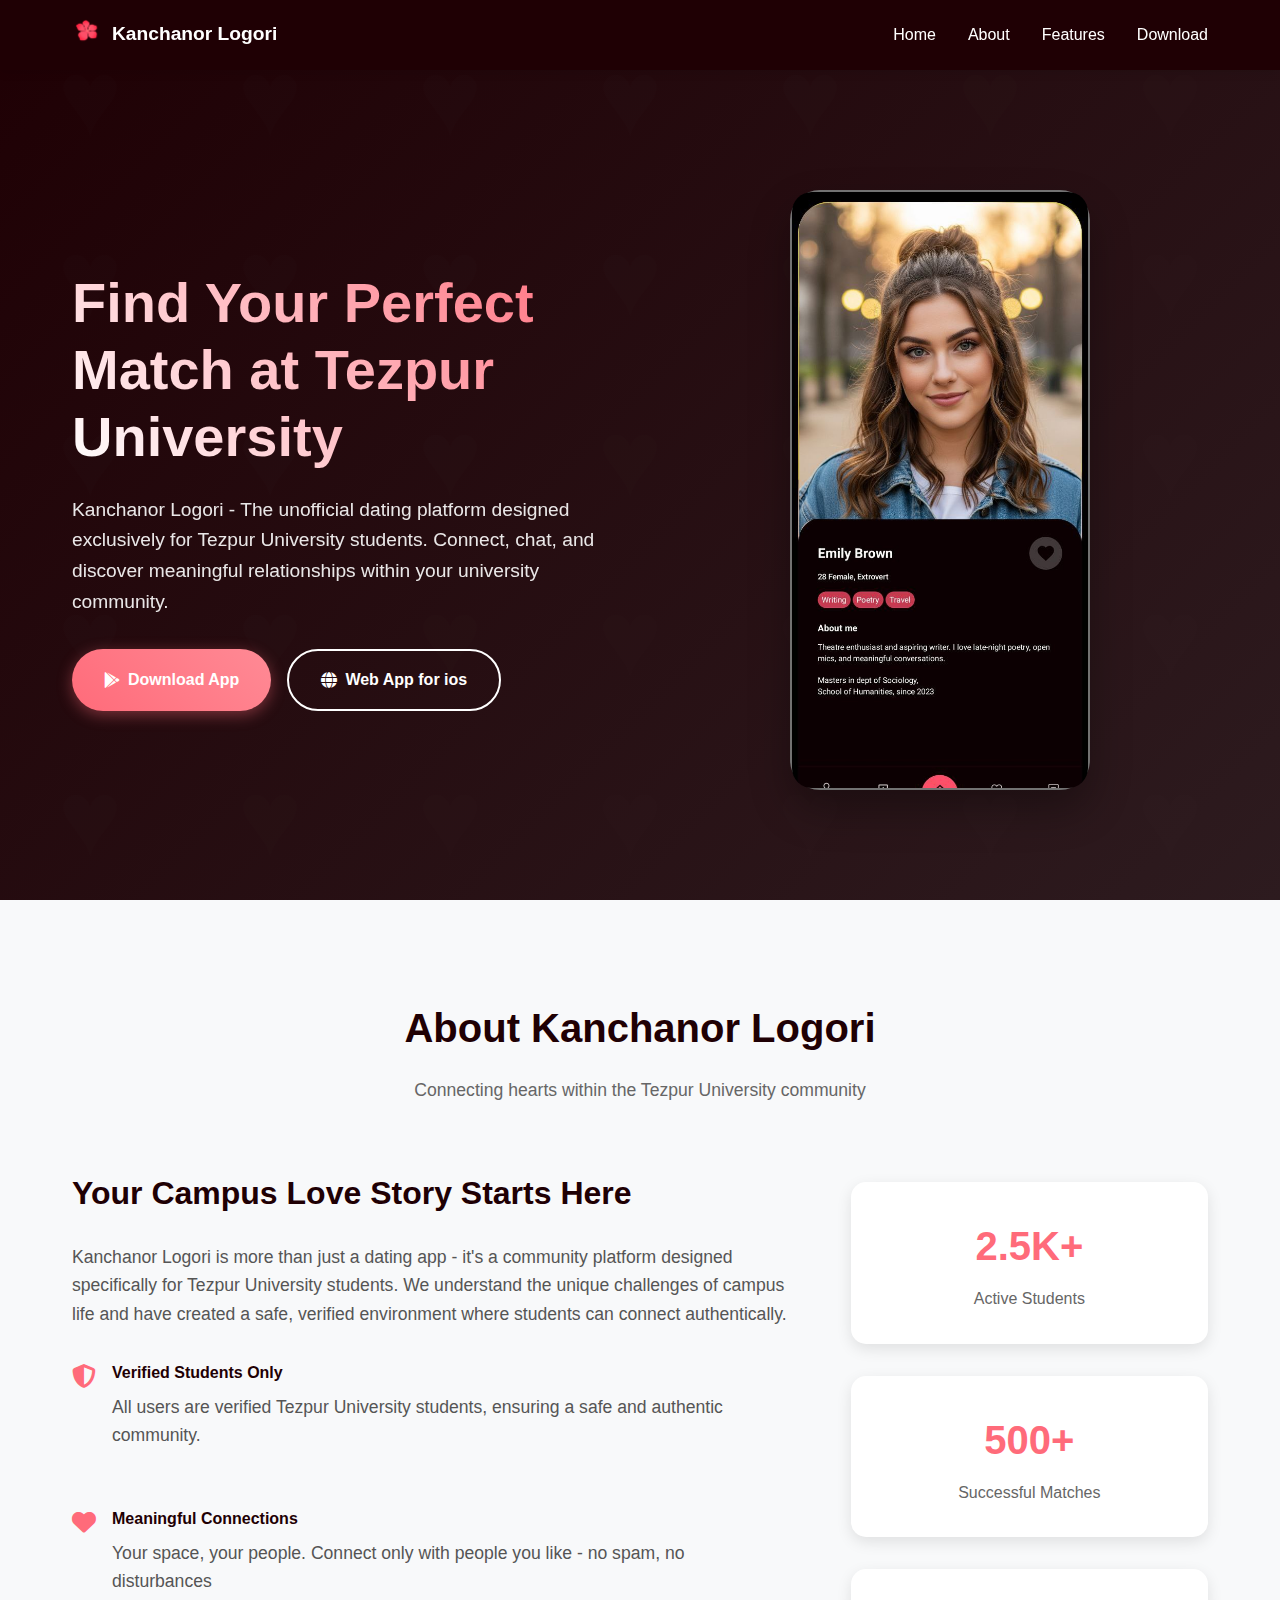
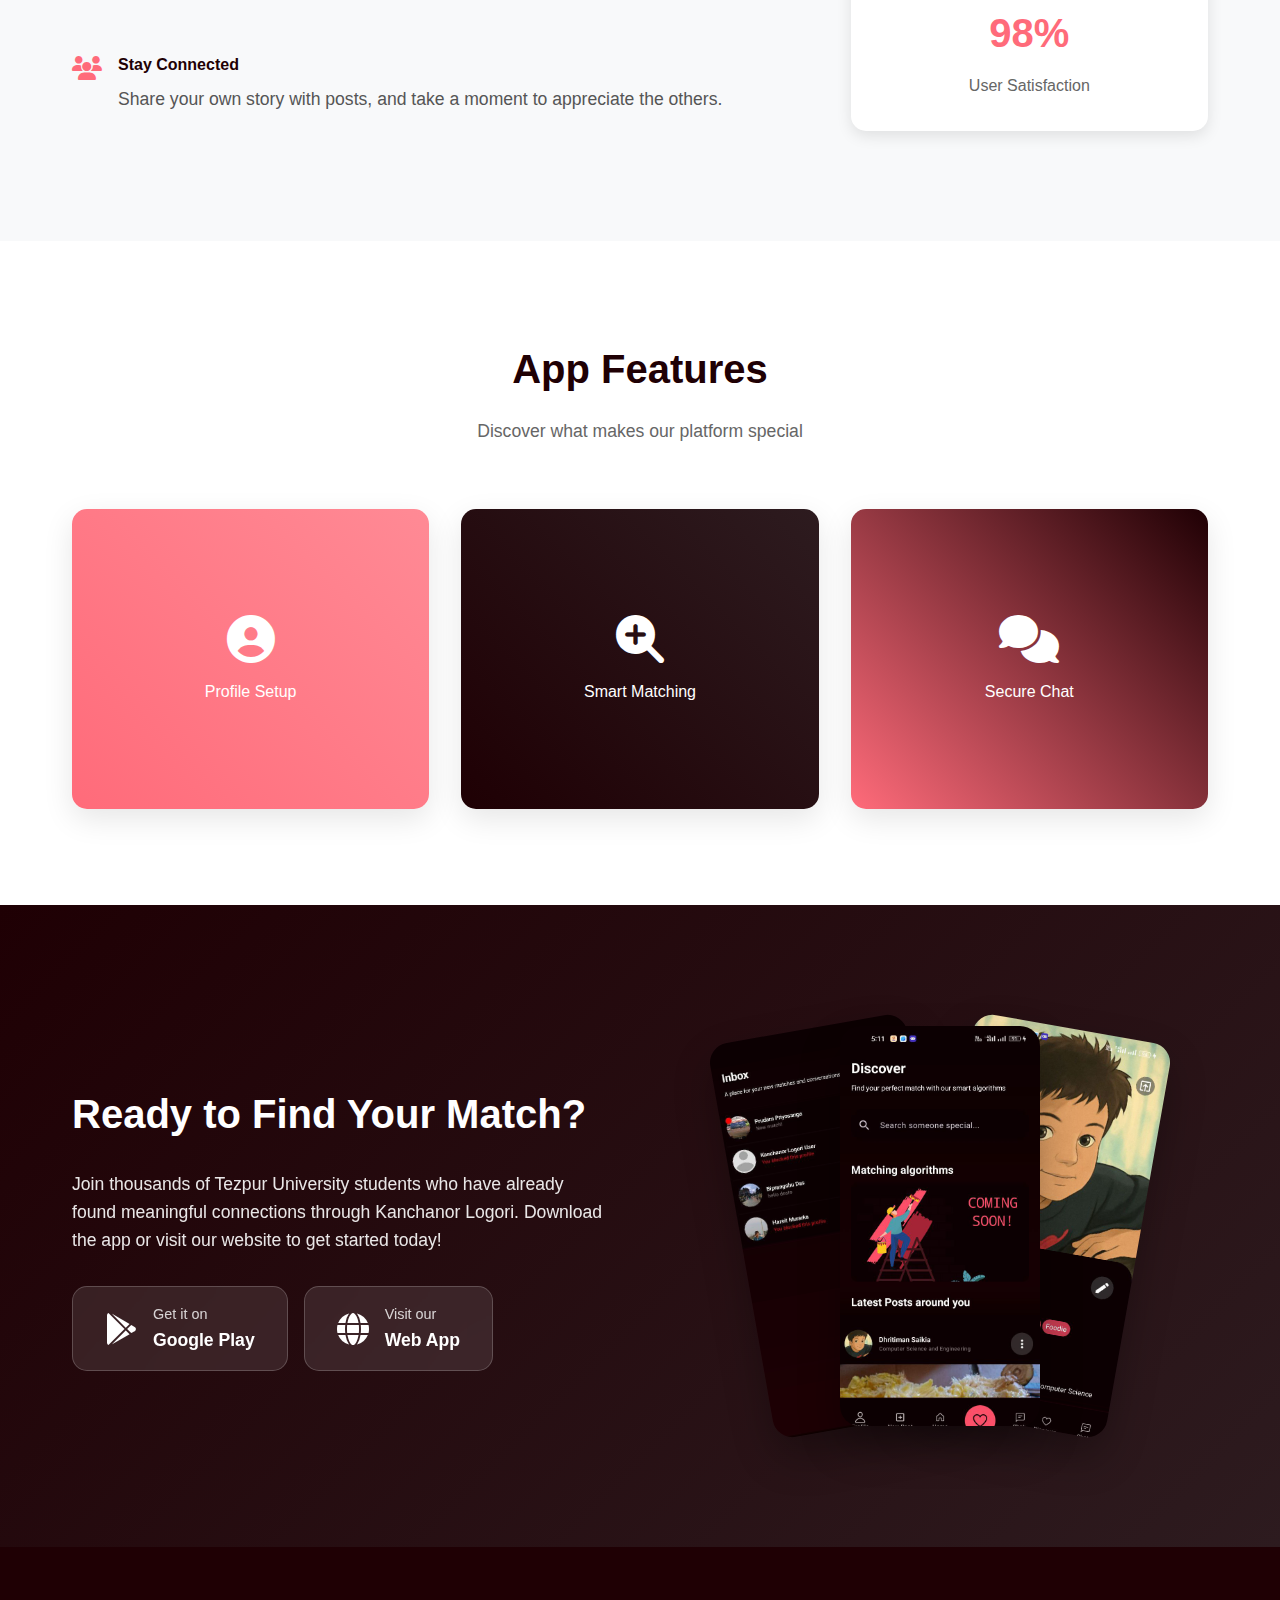
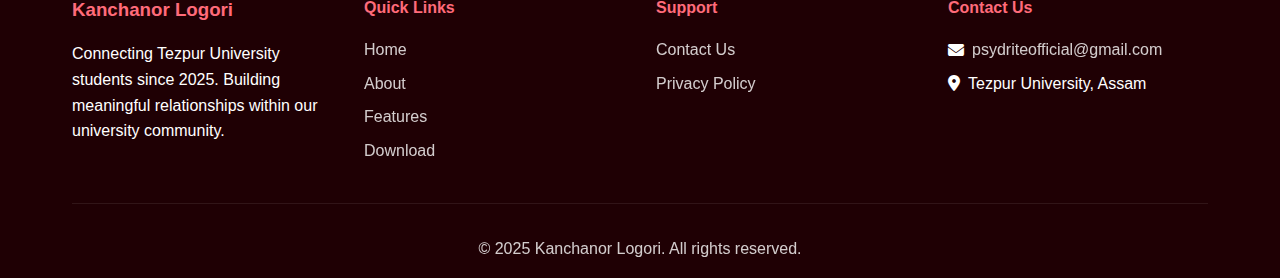
<file: index.html>
<!DOCTYPE html>
<html lang="en">
<head>
    <meta charset="UTF-8">
    <meta name="viewport" content="width=device-width, initial-scale=1.0">
    <meta name="description" content="Kanchanor Logori - Unofficial Dating Platform for Tezpur University. Connect with fellow students and find meaningful relationships.">
    <title>Kanchanor Logori - Dating Platform for Tezpur University</title>
    <link rel="stylesheet" href="https://cdnjs.cloudflare.com/ajax/libs/font-awesome/6.4.0/css/all.min.css">
    <link rel="shortcut icon" href="logo.png" type="image/x-icon">
    <style>
        * {
            margin: 0;
            padding: 0;
            box-sizing: border-box;
        }

        html {
            scroll-behavior: smooth;
        }

        body {
            font-family: 'Arial', sans-serif;
            line-height: 1.6;
            color: #333;
            overflow-x: hidden;
        }

        /* Header */
        .navbar {
            background: #1f0004;
            padding: 1rem 0;
            position: fixed;
            width: 100%;
            top: 0;
            z-index: 1000;
            box-shadow: 0 2px 10px rgba(0,0,0,0.1);
        }

        .nav-container {
            max-width: 1200px;
            margin: 0 auto;
            display: flex;
            justify-content: space-between;
            align-items: center;
            padding: 0 2rem;
        }

        .nav-logo {
            display: flex;
            align-items: center;
            gap: 10px;
            color: white;
        }

        .nav-logo img {
            width: 30px;
            height: 30px;
            object-fit: contain;
        }

        .nav-logo h2 {
            font-size: 1.2rem;
            font-weight: 600;
        }

        .nav-menu {
            display: flex;
            gap: 2rem;
        }

        .nav-link {
            color: white;
            text-decoration: none;
            font-weight: 500;
            transition: color 0.3s ease;
        }

        .nav-link:hover {
            color: #ff6b7a;
        }

        .hamburger {
            display: none;
            flex-direction: column;
            cursor: pointer;
        }

        .hamburger span {
            width: 25px;
            height: 3px;
            background: white;
            margin: 3px 0;
            transition: 0.3s;
        }
        
        /* Note: JavaScript would be needed to make the hamburger menu functional. */


        /* Hero Section */
        .hero {
            background: linear-gradient(135deg, #1f0004 0%, #2d1b1f 100%);
            color: white;
            min-height: 100vh;
            display: flex;
            align-items: center;
            position: relative;
            overflow: hidden;
            /* FIX: Added padding-top to prevent content from hiding under the fixed navbar */
            padding-top: 80px; 
        }

        .hero::before {
            content: '';
            position: absolute;
            top: 0;
            left: 0;
            right: 0;
            bottom: 0;
            background: url('data:image/svg+xml,<svg xmlns="http://www.w3.org/2000/svg" viewBox="0 0 100 100"><defs><pattern id="hearts" x="0" y="0" width="20" height="20" patternUnits="userSpaceOnUse"><text x="10" y="15" text-anchor="middle" fill="%23ffffff10" font-size="12">♥</text></pattern></defs><rect width="100" height="100" fill="url(%23hearts)"/></svg>');
            opacity: 0.1;
        }

        .hero-container {
            max-width: 1200px;
            margin: 0 auto;
            padding: 0 2rem;
            display: grid;
            grid-template-columns: 1fr 1fr;
            gap: 4rem;
            align-items: center;
            position: relative;
            z-index: 2;
        }

        .hero-content h1 {
            font-size: 3.5rem;
            font-weight: 700;
            line-height: 1.2;
            margin-bottom: 1.5rem;
            background: linear-gradient(45deg, #ffffff, #ff6b7a);
            -webkit-background-clip: text;
            -webkit-text-fill-color: transparent;
            background-clip: text;
        }

        .hero-subtitle {
            font-size: 1.2rem;
            margin-bottom: 2rem;
            opacity: 0.9;
        }

        .hero-buttons {
            display: flex;
            gap: 1rem;
            flex-wrap: wrap;
        }

        .btn {
            display: inline-flex;
            align-items: center;
            gap: 0.5rem;
            padding: 1rem 2rem;
            border-radius: 50px;
            text-decoration: none;
            font-weight: 600;
            transition: all 0.3s ease;
            transform: translateY(0);
        }

        .btn-primary {
            background: linear-gradient(45deg, #ff6b7a, #ff8a95);
            color: white;
            box-shadow: 0 4px 15px rgba(255, 107, 122, 0.4);
        }

        .btn-primary:hover {
            transform: translateY(-3px);
            box-shadow: 0 8px 25px rgba(255, 107, 122, 0.6);
        }

        .btn-secondary {
            background: transparent;
            color: white;
            border: 2px solid white;
        }

        .btn-secondary:hover {
            background: white;
            color: #1f0004;
            transform: translateY(-3px);
        }

        .hero-image {
            display: flex;
            justify-content: center;
            align-items: center;
        }

        .phone-mockup {
            position: relative;
            width: 300px;
            height: 600px;
            background: #727272;
            border-radius: 30px;
            padding: 2px;
            box-shadow: 0 20px 40px rgba(0,0,0,0.3);
            animation: float 6s ease-in-out infinite;
        }

        .phone-screen {
            width: 100%;
            height: 100%;
            border-radius: 20px;
            object-fit: cover;
        }

        @keyframes float {
            0%, 100% { transform: translateY(0px); }
            50% { transform: translateY(-20px); }
        }

        /* About Section */
        .about {
            padding: 6rem 0;
            background: #f8f9fa;
        }

        .container {
            max-width: 1200px;
            margin: 0 auto;
            padding: 0 2rem;
        }

        .section-header {
            text-align: center;
            margin-bottom: 4rem;
        }

        .section-title {
            font-size: 2.5rem;
            color: #1f0004;
            margin-bottom: 1rem;
        }

        .section-subtitle {
            font-size: 1.1rem;
            color: #666;
        }

        .about-content {
            display: grid;
            grid-template-columns: 2fr 1fr;
            gap: 4rem;
            align-items: center;
        }

        .about-text h3 {
            font-size: 2rem;
            color: #1f0004;
            margin-bottom: 1.5rem;
        }

        .about-text p {
            font-size: 1.1rem;
            margin-bottom: 2rem;
            color: #555;
        }

        .about-features {
            display: flex;
            flex-direction: column;
            gap: 1.5rem;
        }

        .feature-item {
            display: flex;
            align-items: flex-start;
            gap: 1rem;
        }

        .feature-item i {
            font-size: 1.5rem;
            color: #ff6b7a;
            margin-top: 0.25rem;
        }

        .feature-item h4 {
            color: #1f0004;
            margin-bottom: 0.5rem;
        }

        .about-stats {
            display: flex;
            flex-direction: column;
            gap: 2rem;
        }

        .stat-item {
            text-align: center;
            padding: 2rem;
            background: white;
            border-radius: 15px;
            box-shadow: 0 5px 15px rgba(0,0,0,0.1);
        }

        .stat-number {
            font-size: 2.5rem;
            font-weight: 700;
            color: #ff6b7a;
            margin-bottom: 0.5rem;
        }

        .stat-label {
            color: #666;
            font-weight: 500;
        }

        /* Features Section */
        .features {
            padding: 6rem 0;
            background: white;
        }

        .screenshots-gallery {
            display: grid;
            grid-template-columns: repeat(auto-fit, minmax(300px, 1fr));
            gap: 2rem;
        }

        .screenshot-item {
            position: relative;
            border-radius: 15px;
            overflow: hidden;
            box-shadow: 0 10px 30px rgba(0,0,0,0.1);
            transition: transform 0.3s ease;
        }

        .screenshot-item:hover {
            transform: translateY(-10px);
        }

        .screenshot {
            width: 100%;
            height: 300px;
            object-fit: cover;
        }

        .screenshot-overlay {
            position: absolute;
            bottom: 0;
            left: 0;
            right: 0;
            background: linear-gradient(transparent, rgba(31, 0, 4, 0.9));
            color: white;
            padding: 2rem;
            transform: translateY(100%);
            transition: transform 0.3s ease;
        }

        .screenshot-item:hover .screenshot-overlay {
            transform: translateY(0);
        }

        .screenshot-overlay h4 {
            font-size: 1.2rem;
            margin-bottom: 0.5rem;
        }

        /* Download Section */
        .download {
            padding: 6rem 0;
            background: linear-gradient(135deg, #1f0004 0%, #2d1b1f 100%);
            color: white;
        }

        .download-content {
            display: grid;
            grid-template-columns: 1fr 1fr;
            gap: 4rem;
            align-items: center;
        }

        .download-text h2 {
            font-size: 2.5rem;
            margin-bottom: 1.5rem;
        }

        .download-text p {
            font-size: 1.1rem;
            margin-bottom: 2rem;
            opacity: 0.9;
        }

        .download-buttons {
            display: flex;
            gap: 1rem;
            flex-wrap: wrap;
        }

        .download-btn {
            display: flex;
            align-items: center;
            gap: 1rem;
            padding: 1rem 2rem;
            background: rgba(255, 255, 255, 0.1);
            border: 1px solid rgba(255, 255, 255, 0.2);
            border-radius: 15px;
            color: white;
            text-decoration: none;
            transition: all 0.3s ease;
            backdrop-filter: blur(10px);
        }

        .download-btn:hover {
            background: rgba(255, 255, 255, 0.2);
            transform: translateY(-3px);
        }

        .download-btn i {
            font-size: 2rem;
        }

        .download-btn div {
            display: flex;
            flex-direction: column;
        }

        .download-btn span {
            font-size: 0.9rem;
            opacity: 0.8;
        }

        .download-btn strong {
            font-size: 1.1rem;
        }

        .floating-phones {
            position: relative;
            display: flex;
            justify-content: center;
            align-items: center;
            min-height: 450px;
        }

        .phone {
            width: 200px;
            height: 400px;
            border-radius: 20px;
            object-fit: cover;
            position: absolute;
            box-shadow: 0 20px 40px rgba(0,0,0,0.3);
        }

        .phone-1 {
            z-index: 3;
            animation: float 6s ease-in-out infinite;
        }

        .phone-2 {
            z-index: 2;
            transform: translateX(-100px) rotate(-10deg);
            animation: float 6s ease-in-out infinite 1s;
        }

        .phone-3 {
            z-index: 1;
            transform: translateX(100px) rotate(10deg);
            animation: float 6s ease-in-out infinite 2s;
        }

        /* Footer */
        .footer {
            background: #1f0004;
            color: white;
            padding: 3rem 0 1rem;
        }

        .footer-content {
            display: grid;
            grid-template-columns: repeat(auto-fit, minmax(250px, 1fr));
            gap: 2rem;
            margin-bottom: 2rem;
        }

        .footer-section h3,
        .footer-section h4 {
            margin-bottom: 1rem;
            color: #ff6b7a;
        }

        .footer-section ul {
            list-style: none;
        }

        .footer-section ul li {
            margin-bottom: 0.5rem;
        }

        .footer-section a {
            color: white;
            text-decoration: none;
            opacity: 0.8;
            transition: opacity 0.3s ease;
        }

        .footer-section a:hover {
            opacity: 1;
            color: #ff6b7a;
        }

        .contact-info p {
            display: flex;
            align-items: center;
            gap: 0.5rem;
            margin-bottom: 0.5rem;
        }

        .footer-bottom {
            text-align: center;
            padding-top: 2rem;
            border-top: 1px solid rgba(255,255,255,0.1);
            opacity: 0.8;
        }

        /* Scroll to Top */
        .scroll-top {
            position: fixed;
            bottom: 2rem;
            right: 2rem;
            background: #ff6b7a;
            color: white;
            border: none;
            width: 50px;
            height: 50px;
            border-radius: 50%;
            cursor: pointer;
            display: none;
            align-items: center;
            justify-content: center;
            transition: all 0.3s ease;
            z-index: 1000;
        }

        .scroll-top:hover {
            background: #ff5566;
            transform: translateY(-3px);
        }
        
        /* Note: JavaScript would be needed to make the scroll-to-top button appear on scroll. */


        /* Responsive Design */
        @media (max-width: 992px) {
            .hero-content h1 {
                font-size: 2.8rem;
            }
            .phone-mockup {
                width: 280px;
                height: 560px;
            }
        }

        @media (max-width: 768px) {
            .nav-menu {
                display: none;
            }

            .hamburger {
                display: flex;
            }

            .hero-container {
                grid-template-columns: 1fr;
                gap: 3rem;
                text-align: center;
                padding-top: 2rem; /* Add some space on mobile */
            }
            
            .hero-buttons {
                justify-content: center; /* Center buttons on mobile */
            }

            .hero-content h1 {
                font-size: 2.5rem;
            }

            .phone-mockup {
                width: 250px;
                height: 500px;
                margin: 0 auto; /* Center the mockup */
            }

            .about-content {
                grid-template-columns: 1fr;
                gap: 3rem;
            }

            .download-content {
                grid-template-columns: 1fr;
                gap: 4rem;
                text-align: center;
            }
            
            .download-buttons {
                justify-content: center; /* Center buttons on mobile */
            }

            .floating-phones {
                height: 300px;
            }

            .phone {
                width: 150px;
                height: 300px;
            }

            .phone-2 {
                transform: translateX(-60px) rotate(-10deg) scale(0.9);
            }

            .phone-3 {
                transform: translateX(60px) rotate(10deg) scale(0.9);
            }

            .footer-content {
                grid-template-columns: 1fr;
                text-align: center;
            }
            
            .contact-info p {
                justify-content: center;
            }
        }

        @media (max-width: 480px) {
            .nav-container {
                padding: 0 1rem;
            }

            .hero-content h1 {
                font-size: 2.2rem;
            }

            .hero-subtitle {
                font-size: 1rem;
            }

            .btn {
                padding: 0.8rem 1.5rem;
                width: 100%; /* Make buttons full-width */
                justify-content: center;
            }
            
            .hero-buttons {
                flex-direction: column; /* Stack buttons vertically */
            }

            .section-title {
                font-size: 2rem;
            }

            .phone-mockup {
                width: 220px;
                height: 440px;
            }

            .screenshots-gallery {
                grid-template-columns: 1fr;
            }
            
            .download-buttons {
                flex-direction: column;
                align-items: center;
            }
            
            .download-btn {
                width: 100%;
                max-width: 300px;
                justify-content: center;
            }
        }
    </style>
</head>
<body>
    <nav class="navbar">
        <div class="nav-container">
            <div class="nav-logo">
                <div>
                    <img src="logo.png" alt="KL">
                </div>
                <div>
                    <h2>Kanchanor Logori</h2>
                </div>
            </div>
            <div class="nav-menu">
                <a href="#home" class="nav-link">Home</a>
                <a href="#about" class="nav-link">About</a>
                <a href="#features" class="nav-link">Features</a>
                <a href="#download" class="nav-link">Download</a>
            </div>
            <div class="hamburger">
                <span></span>
                <span></span>
                <span></span>
            </div>
        </div>
    </nav>

    <section id="home" class="hero">
        <div class="hero-container">
            <div class="hero-content">
                <h1>Find Your Perfect Match at Tezpur University</h1>
                <p class="hero-subtitle">Kanchanor Logori - The unofficial dating platform designed exclusively for Tezpur University students. Connect, chat, and discover meaningful relationships within your university community.</p>
                <div class="hero-buttons">
                    <a href="https://play.google.com/store/apps/details?id=com.psydrite.datingapp" class="btn btn-primary">
                        <i class="fab fa-google-play"></i>
                        Download App
                    </a>
                    <a href="https://kanchanorlogori-tu-dating.pages.dev/" class="btn btn-secondary">
                        <i class="fas fa-globe"></i>
                        Web App for ios
                    </a>
                </div>
            </div>
            <div class="hero-image">
                <div class="phone-mockup">
                    <div class="phone-screen" style="background: url(ss1.jpg); background-size: cover; display: flex; align-items: center; justify-content: center; color: white; font-size: 1.2rem; text-align: center;">
                    </div>
                </div>
            </div>
        </div>
    </section>

    <section id="about" class="about">
        <div class="container">
            <div class="section-header">
                <h2 class="section-title">About Kanchanor Logori</h2>
                <p class="section-subtitle">Connecting hearts within the Tezpur University community</p>
            </div>
            <div class="about-content">
                <div class="about-text">
                    <h3>Your Campus Love Story Starts Here</h3>
                    <p>Kanchanor Logori is more than just a dating app - it's a community platform designed specifically for Tezpur University students. We understand the unique challenges of campus life and have created a safe, verified environment where students can connect authentically.</p>
                    <div class="about-features">
                        <div class="feature-item">
                            <i class="fas fa-shield-alt"></i>
                            <div>
                                <h4>Verified Students Only</h4>
                                <p>All users are verified Tezpur University students, ensuring a safe and authentic community.</p>
                            </div>
                        </div>
                        <div class="feature-item">
                            <i class="fas fa-heart"></i>
                            <div>
                                <h4>Meaningful Connections</h4>
                                <p>Your space, your people. Connect only with people you like - no spam, no disturbances</p>
                            </div>
                        </div>
                        <div class="feature-item">
                            <i class="fas fa-users"></i>
                            <div>
                                <h4>Stay Connected</h4>
                                <p>Share your own story with posts, and take a moment to appreciate the others.</p>
                            </div>
                        </div>
                    </div>
                </div>
                <div class="about-stats">
                    <div class="stat-item">
                        <div class="stat-number">2.5K+</div>
                        <div class="stat-label">Active Students</div>
                    </div>
                    <div class="stat-item">
                        <div class="stat-number">500+</div>
                        <div class="stat-label">Successful Matches</div>
                    </div>
                    <div class="stat-item">
                        <div class="stat-number">98%</div>
                        <div class="stat-label">User Satisfaction</div>
                    </div>
                </div>
            </div>
        </div>
    </section>

    <section id="features" class="features">
        <div class="container">
            <div class="section-header">
                <h2 class="section-title">App Features</h2>
                <p class="section-subtitle">Discover what makes our platform special</p>
            </div>
            <div class="screenshots-gallery">
                <div class="screenshot-item">
                    <div class="screenshot" style="background: linear-gradient(45deg, #ff6b7a, #ff8a95); display: flex; align-items: center; justify-content: center; color: white;">
                        <div style="text-align: center;">
                            <i class="fas fa-user-circle" style="font-size: 3rem; margin-bottom: 1rem;"></i>
                            <br>Profile Setup
                        </div>
                    </div>
                    <div class="screenshot-overlay">
                        <h4>Easy Profile Setup</h4>
                        <p>Create your profile in minutes with our intuitive interface</p>
                    </div>
                </div>
                <div class="screenshot-item">
                    <div class="screenshot" style="background: linear-gradient(45deg, #1f0004, #2d1b1f); display: flex; align-items: center; justify-content: center; color: white;">
                        <div style="text-align: center;">
                            <i class="fas fa-search-plus" style="font-size: 3rem; margin-bottom: 1rem;"></i>
                            <br>Smart Matching
                        </div>
                    </div>
                    <div class="screenshot-overlay">
                        <h4>Smart Matching</h4>
                        <p>Our AI finds compatible matches based on your interests</p>
                    </div>
                </div>
                <div class="screenshot-item">
                    <div class="screenshot" style="background: linear-gradient(45deg, #ff6b7a, #1f0004); display: flex; align-items: center; justify-content: center; color: white;">
                        <div style="text-align: center;">
                            <i class="fas fa-comments" style="font-size: 3rem; margin-bottom: 1rem;"></i>
                            <br>Secure Chat
                        </div>
                    </div>
                    <div class="screenshot-overlay">
                        <h4>Secure Messaging</h4>
                        <p>Chat safely with end-to-end encryption</p>
                    </div>
                </div>
            </div>
        </div>
    </section>

    <section id="download" class="download">
        <div class="container">
            <div class="download-content">
                <div class="download-text">
                    <h2>Ready to Find Your Match?</h2>
                    <p>Join thousands of Tezpur University students who have already found meaningful connections through Kanchanor Logori. Download the app or visit our website to get started today!</p>
                    <div class="download-buttons">
                        <a href="https://play.google.com/store/apps/details?id=com.psydrite.datingapp" class="download-btn playstore">
                            <i class="fab fa-google-play"></i>
                            <div>
                                <span>Get it on</span>
                                <strong>Google Play</strong>
                            </div>
                        </a>
                        <a href="https://kanchanorlogori-tu-dating.pages.dev/" class="download-btn website">
                            <i class="fas fa-globe"></i>
                            <div>
                                <span>Visit our</span>
                                <strong>Web App</strong>
                            </div>
                        </a>
                    </div>
                </div>
                <div class="download-image">
                    <div class="floating-phones">
                        <div class="phone phone-1" style="background: url(ss2.jpg); background-size: cover; display: flex; align-items: center; justify-content: center; color: white; font-size: 1rem;">
                        </div>
                        <div class="phone phone-2" style="background: url(ss4.jpg); background-size: cover; display: flex; align-items: center; justify-content: center; color: white; font-size: 1rem;">
                        </div>
                        <div class="phone phone-3" style="background: url(ss3.jpg); background-size: cover; display: flex; align-items: center; justify-content: center; color: white; font-size: 1rem;">
                        </div>
                    </div>
                </div>
            </div>
        </div>
    </section>

    <footer class="footer">
        <div class="container">
            <div class="footer-content">
                <div class="footer-section">
                    <h3>Kanchanor Logori</h3>
                    <p>Connecting Tezpur University students since 2025. Building meaningful relationships within our university community.</p>
                </div>
                <div class="footer-section">
                    <h4>Quick Links</h4>
                    <ul>
                        <li><a href="#home">Home</a></li>
                        <li><a href="#about">About</a></li>
                        <li><a href="#features">Features</a></li>
                        <li><a href="#download">Download</a></li>
                    </ul>
                </div>
                <div class="footer-section">
                    <h4>Support</h4>
                    <ul>
                        <li><a href="#section-contact">Contact Us</a></li>
                        <li><a href="privacy.html">Privacy Policy</a></li>
                    </ul>
                </div>
                 <div class="footer-section contact-info">
                    <h4 id="section-contact">Contact Us</h4>
                    <p><i class="fas fa-envelope"></i> <a href="mailto:psydriteofficial@gmail.com">psydriteofficial@gmail.com</a></p>
                    <p><i class="fas fa-map-marker-alt"></i> Tezpur University, Assam</p>
                </div>
            </div>
            <div class="footer-bottom">
                <p>&copy; 2025 Kanchanor Logori. All rights reserved.</p>
            </div>
        </div>
    </footer>

    <button class="scroll-top">
        <i class="fas fa-arrow-up"></i>
    </button>
    
</body>
</html>
</file>
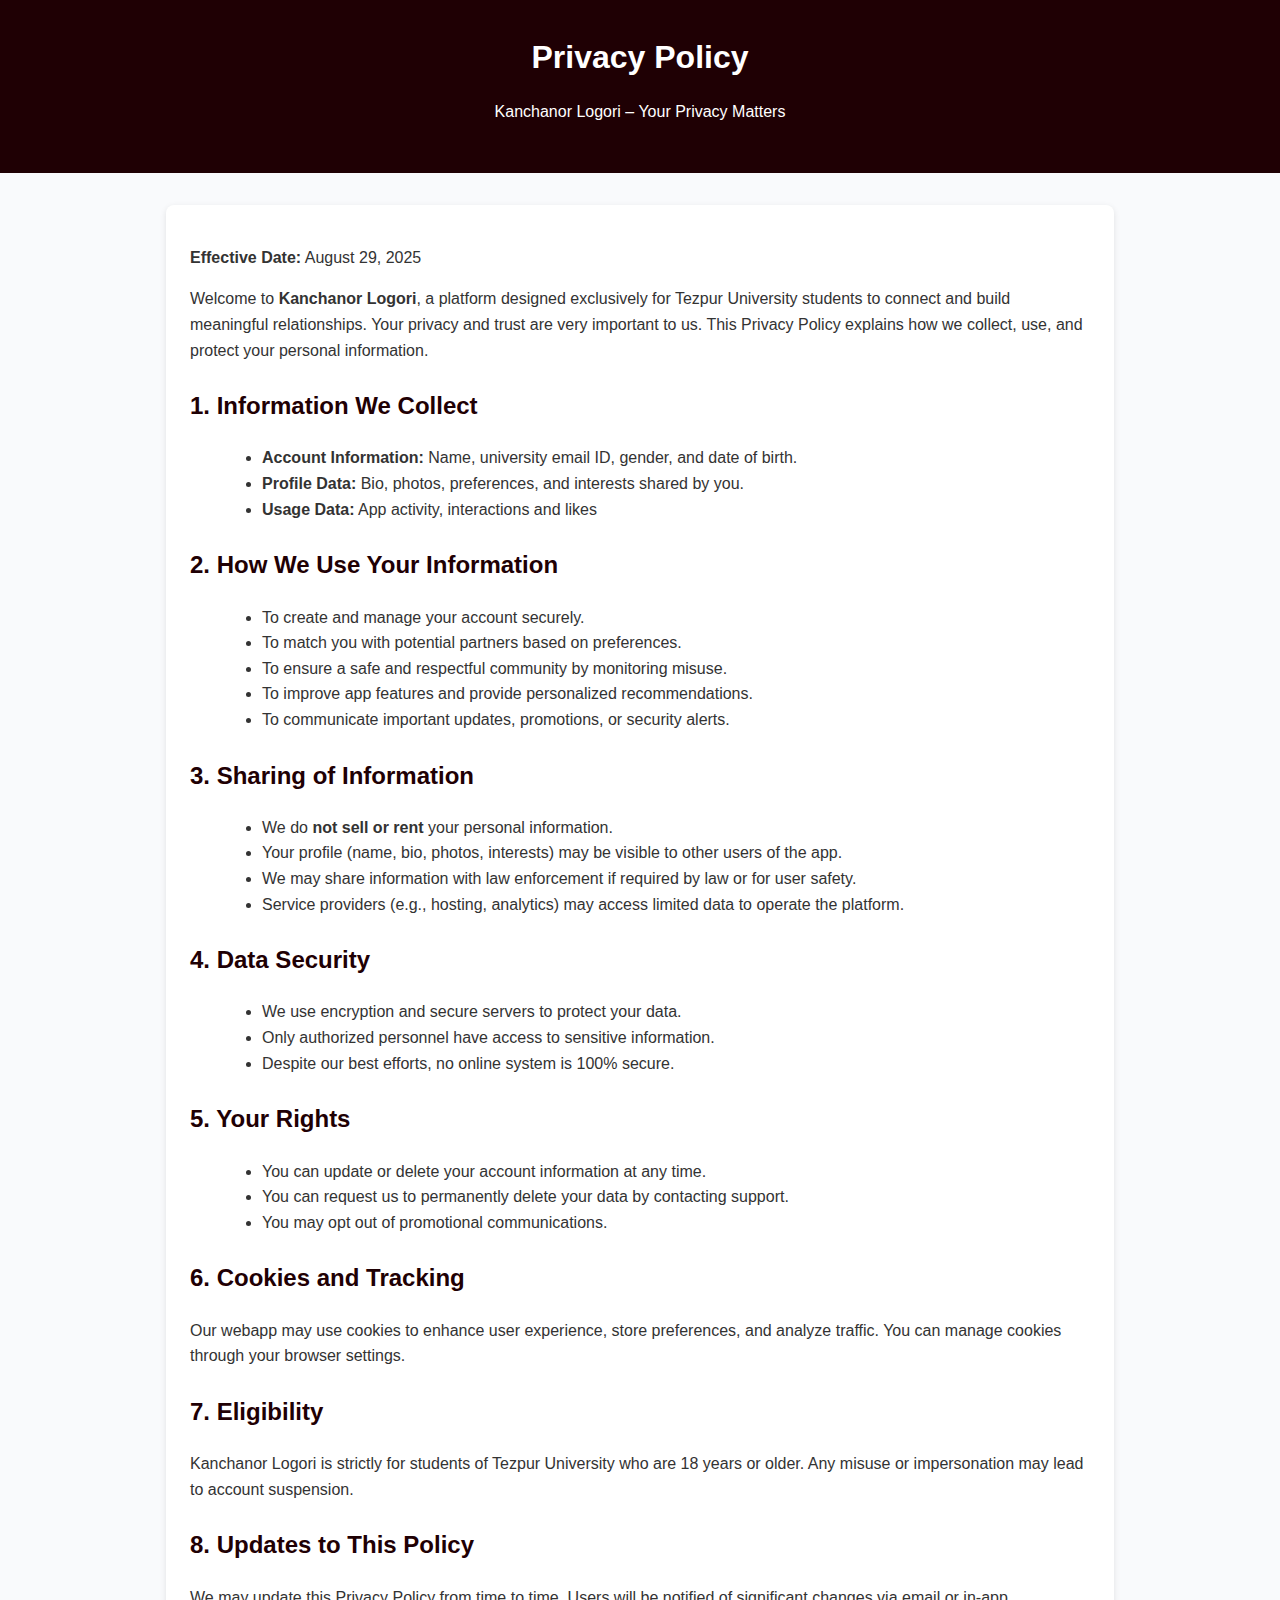
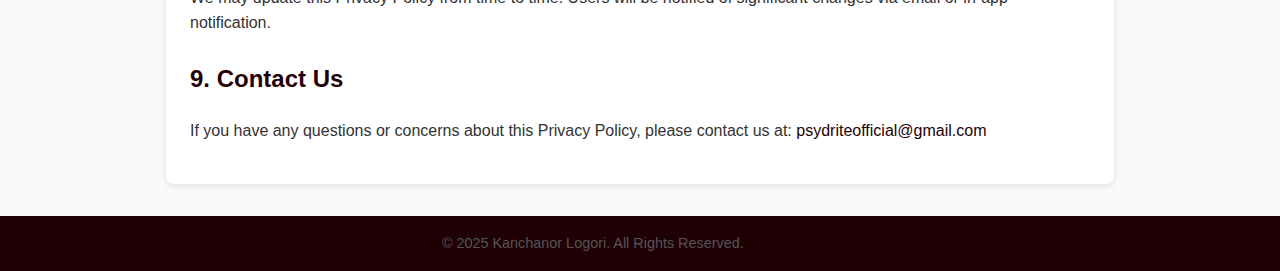
<file: privacy.html>
<!DOCTYPE html>
<html lang="en">
<head>
  <meta charset="UTF-8">
  <meta name="viewport" content="width=device-width, initial-scale=1.0">
  <title>Kanchanor Logori - Privacy Policy</title>
  <style>
    body {
      font-family: "Segoe UI", Tahoma, Geneva, Verdana, sans-serif;
      margin: 0;
      padding: 0;
      background: #f9fafc;
      color: #333;
      line-height: 1.6;
    }
    header {
      background: #1f0004;
      color: #fff;
      text-align: center;
      padding: 2rem 1rem;
    }
    header h1 {
      margin: 0;
      font-size: 2rem;
    }
    .container {
      max-width: 900px;
      margin: 2rem auto;
      padding: 1.5rem;
      background: #fff;
      border-radius: 8px;
      box-shadow: 0 2px 6px rgba(0,0,0,0.1);
    }
    h2 {
      color: #1f0004;
      margin-top: 1.5rem;
    }
    ul {
      margin: 1rem 0 1rem 2rem;
    }
    footer {
      text-align: center;
      padding: 1rem;
      background: #1f0004;
      margin-top: 2rem;
      font-size: 0.9rem;
      color: #555;
    }
    a {
      color: #1f0004;
      text-decoration: none;
    }
  </style>
</head>
<body>
  <header>
    <h1>Privacy Policy</h1>
    <p>Kanchanor Logori – Your Privacy Matters</p>
  </header>

  <div class="container">
    <p><strong>Effective Date:</strong> August 29, 2025 </p>
    <p>
      Welcome to <strong>Kanchanor Logori</strong>, a platform designed exclusively for Tezpur University students to connect and build meaningful relationships. 
      Your privacy and trust are very important to us. This Privacy Policy explains how we collect, use, and protect your personal information.
    </p>

    <h2>1. Information We Collect</h2>
    <ul>
      <li><strong>Account Information:</strong> Name, university email ID, gender, and date of birth.</li>
      <li><strong>Profile Data:</strong> Bio, photos, preferences, and interests shared by you.</li>
      <li><strong>Usage Data:</strong> App activity, interactions and likes</li>
    </ul>

    <h2>2. How We Use Your Information</h2>
    <ul>
      <li>To create and manage your account securely.</li>
      <li>To match you with potential partners based on preferences.</li>
      <li>To ensure a safe and respectful community by monitoring misuse.</li>
      <li>To improve app features and provide personalized recommendations.</li>
      <li>To communicate important updates, promotions, or security alerts.</li>
    </ul>

    <h2>3. Sharing of Information</h2>
    <ul>
      <li>We do <strong>not sell or rent</strong> your personal information.</li>
      <li>Your profile (name, bio, photos, interests) may be visible to other users of the app.</li>
      <li>We may share information with law enforcement if required by law or for user safety.</li>
      <li>Service providers (e.g., hosting, analytics) may access limited data to operate the platform.</li>
    </ul>

    <h2>4. Data Security</h2>
    <ul>
      <li>We use encryption and secure servers to protect your data.</li>
      <li>Only authorized personnel have access to sensitive information.</li>
      <li>Despite our best efforts, no online system is 100% secure.</li>
    </ul>

    <h2>5. Your Rights</h2>
    <ul>
      <li>You can update or delete your account information at any time.</li>
      <li>You can request us to permanently delete your data by contacting support.</li>
      <li>You may opt out of promotional communications.</li>
    </ul>

    <h2>6. Cookies and Tracking</h2>
    <p>
      Our webapp may use cookies to enhance user experience, store preferences, and analyze traffic. 
      You can manage cookies through your browser settings.
    </p>

    <h2>7. Eligibility</h2>
    <p>
      Kanchanor Logori is strictly for students of Tezpur University who are 18 years or older. 
      Any misuse or impersonation may lead to account suspension.
    </p>

    <h2>8. Updates to This Policy</h2>
    <p>
      We may update this Privacy Policy from time to time. Users will be notified of significant changes via email or in-app notification.
    </p>

    <h2>9. Contact Us</h2>
    <p>
      If you have any questions or concerns about this Privacy Policy, please contact us at:  
      <a href="mailto:psydriteofficial@gmail.com">psydriteofficial@gmail.com</a>
    </p>
  </div>

  <footer>
    &copy; 2025 Kanchanor Logori. All Rights Reserved.  
    <a href="index.html">Back to Home</a>
  </footer>
</body>
</html>
</file>
